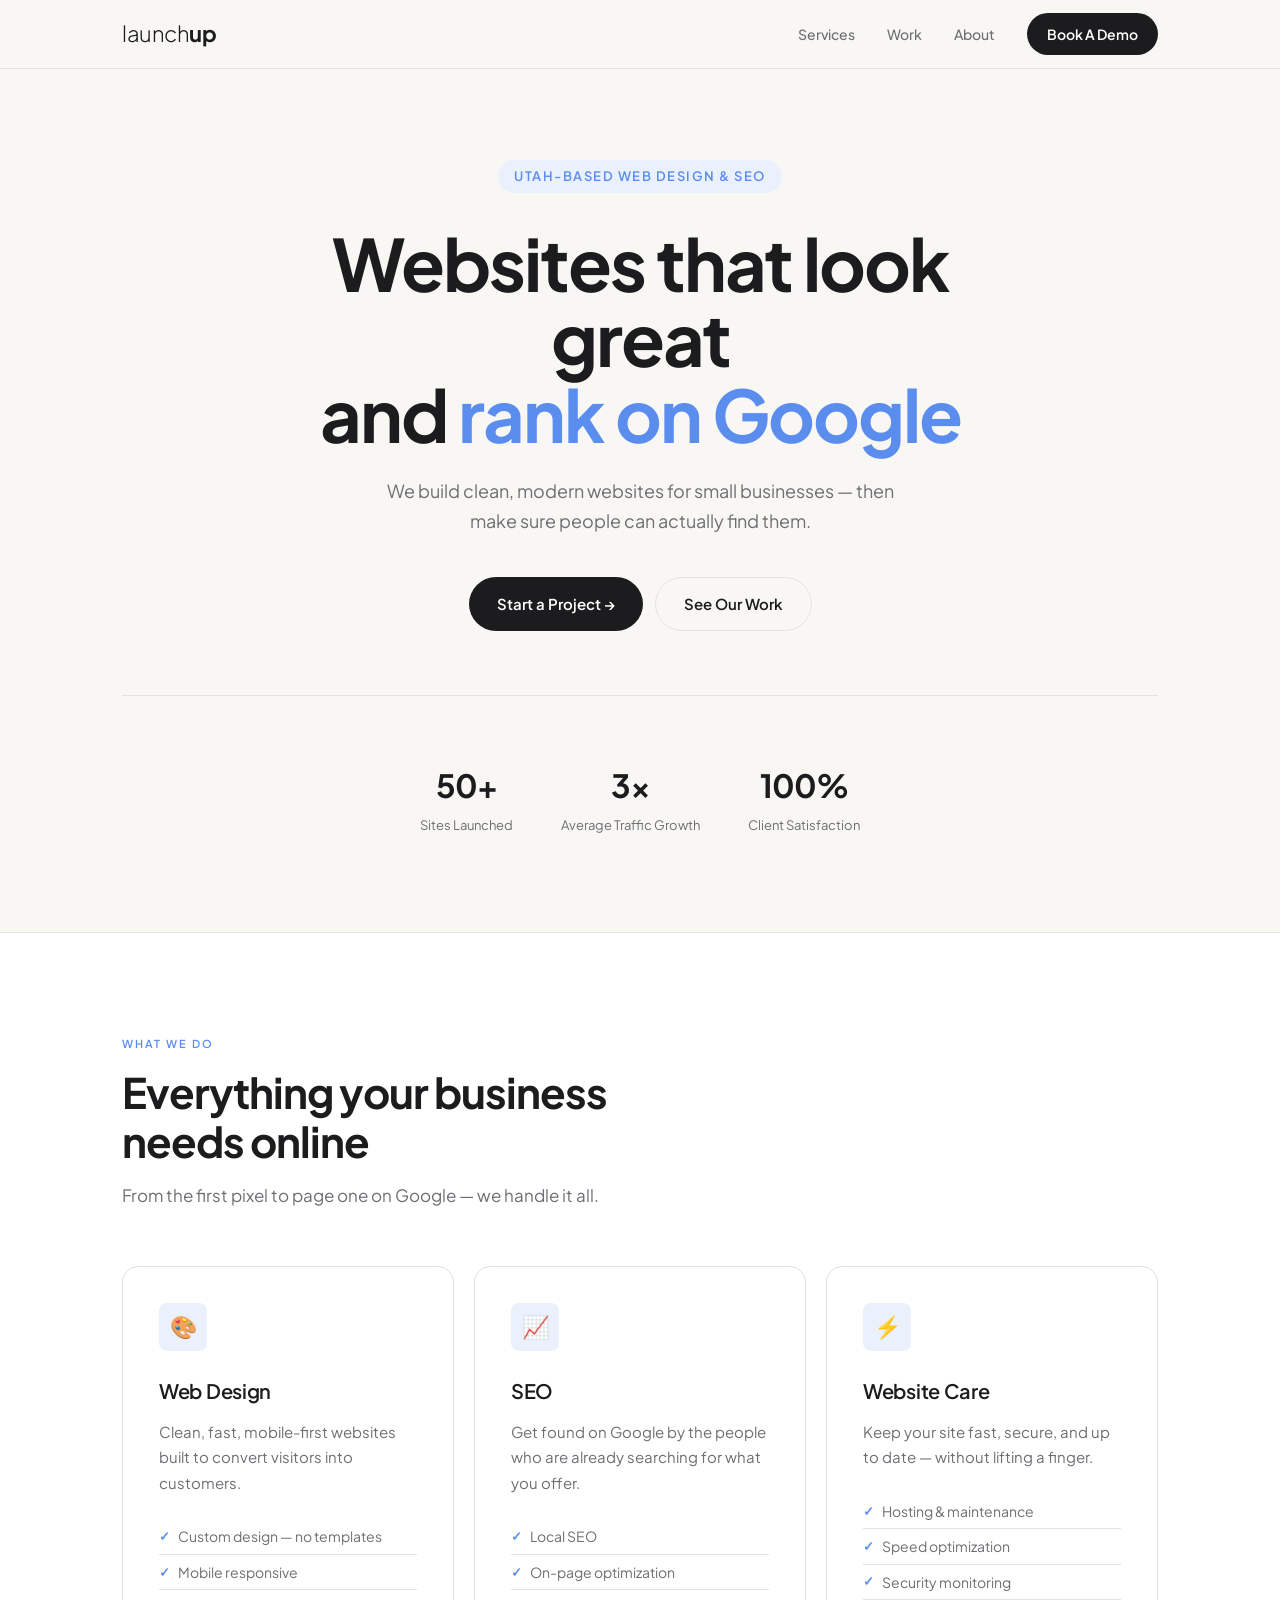
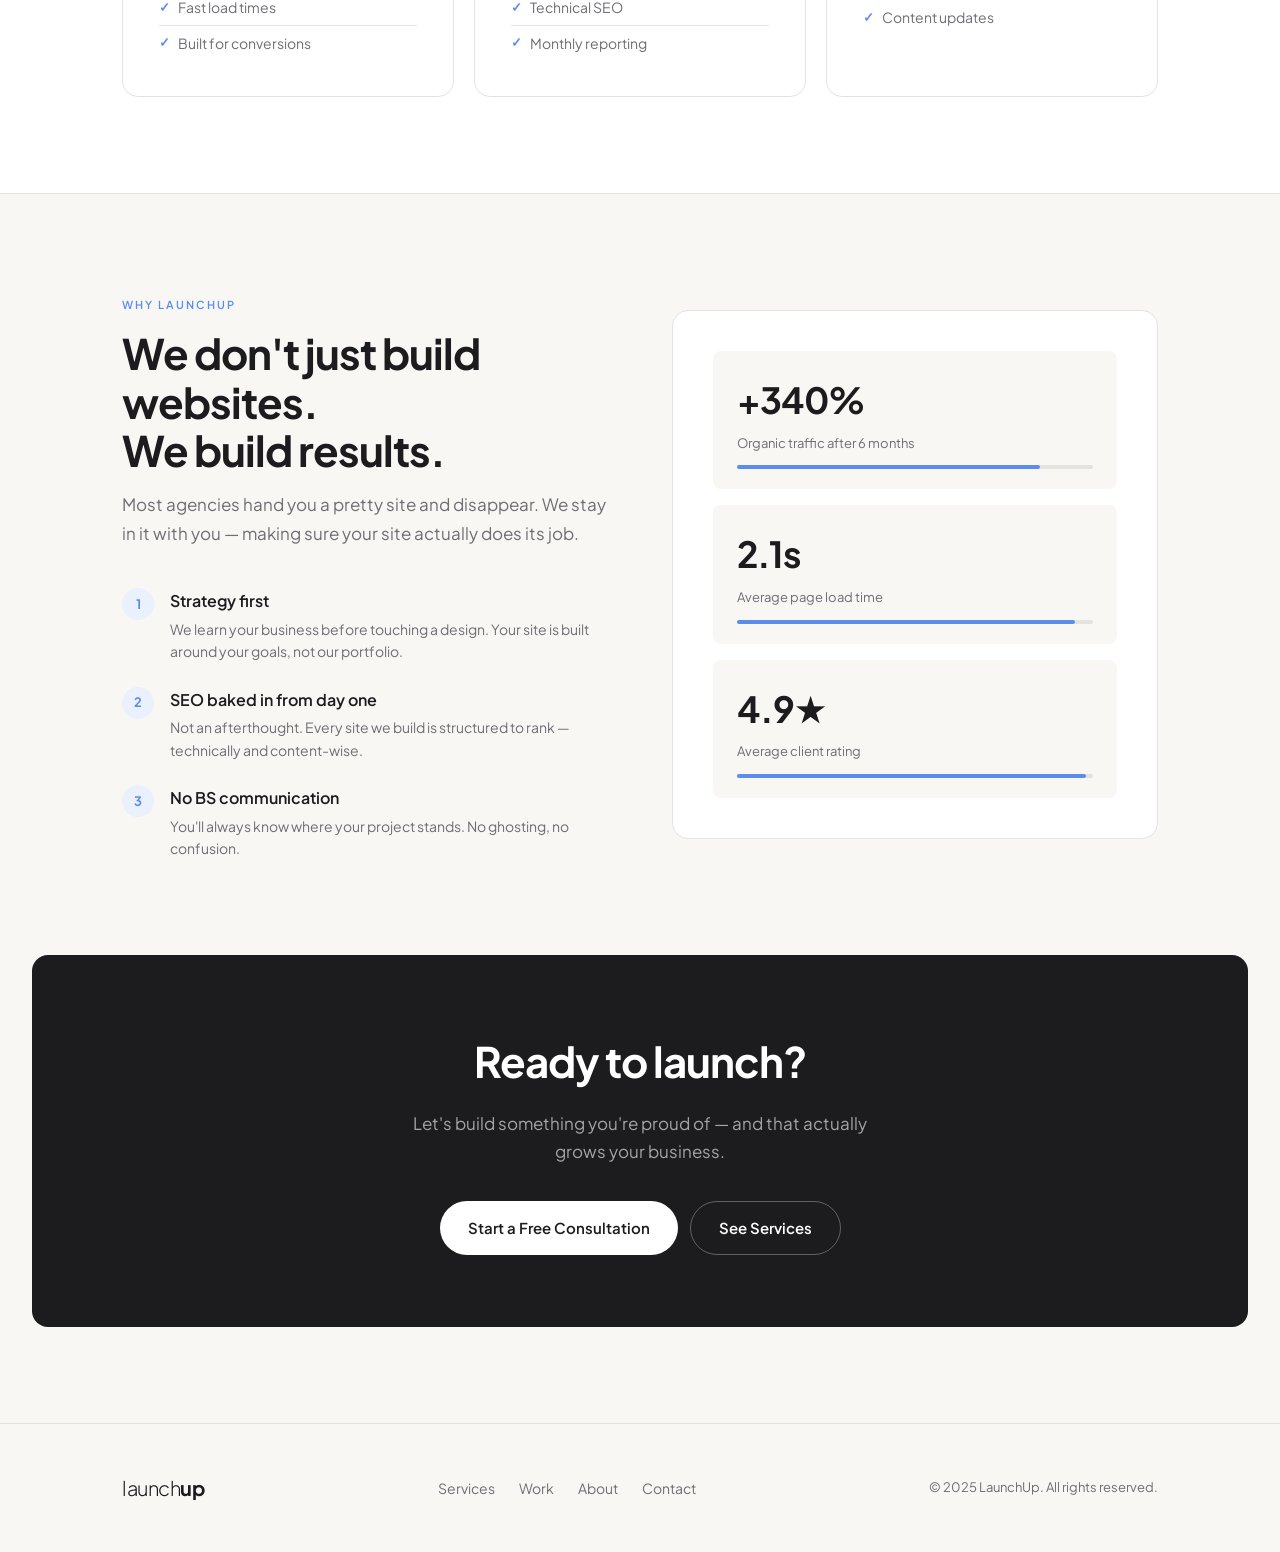
<file: index.html>
<!DOCTYPE html>
<html lang="en">
<head>
  <meta charset="UTF-8"/>
  <meta name="viewport" content="width=device-width, initial-scale=1.0"/>
  <meta name="theme-color" content="#F8F7F4"/>  <title>LaunchUp — Web Design & SEO Agency</title>
  <meta name="description" content="LaunchUp is a Utah-based web design and SEO agency. We build clean, modern websites that rank on Google and convert visitors into customers."/>  <link rel="icon" type="image/x-icon" href="favicon.ico"/>
  <link rel="icon" type="image/png" sizes="512x512" href="favicon-512.png"/>
  <link rel="icon" type="image/png" sizes="192x192" href="favicon-192.png"/>
  <link rel="apple-touch-icon" href="apple-touch-icon.png"/>
  <link href="https://fonts.googleapis.com/css2?family=Plus+Jakarta+Sans:wght@300;400;500;600;700&display=swap" rel="stylesheet"/>
  <link rel="stylesheet" href="css/styles.css"/>
</head>
<body>

  <!-- Nav -->
  <nav>
    <div class="nav-inner">
      <a href="index.html" class="nav-logo">launch<span>up</span></a>
      <div class="nav-links">
        <a href="services.html">Services</a>
        <a href="work.html">Work</a>
        <a href="about.html">About</a>
        <a href="https://calendar.app.google/5xGWhsXPHwpKxLdu9" target="_blank" rel="noopener" class="nav-cta">Book A Demo</a>
      </div>
      <div class="nav-mobile-toggle">
        <span></span><span></span><span></span>
      </div>
    </div>
  </nav>

  <!-- Hero -->
  <section class="hero">
    <div class="container">
      <div class="hero-label">Utah-Based Web Design & SEO</div>
      <h1>Websites that look great<br/>and <em>rank on Google</em></h1>
      <p>We build clean, modern websites for small businesses — then make sure people can actually find them.</p>
      <div class="hero-actions">
        <a href="contact.html" class="btn btn-primary">Start a Project →</a>
        <a href="work.html" class="btn btn-outline">See Our Work</a>
      </div>
      <div class="hero-proof">
        <div class="proof-item">
          <div class="proof-number">50+</div>
          <div class="proof-label">Sites Launched</div>
        </div>
        <div class="proof-item">
          <div class="proof-number">3×</div>
          <div class="proof-label">Average Traffic Growth</div>
        </div>
        <div class="proof-item">
          <div class="proof-number">100%</div>
          <div class="proof-label">Client Satisfaction</div>
        </div>
      </div>
    </div>
  </section>

  <!-- Services -->
  <section style="background: var(--white); border-top: 1px solid var(--border); border-bottom: 1px solid var(--border);">
    <div class="container">
      <div class="section-tag">What We Do</div>
      <h2 class="section-title">Everything your business<br/>needs online</h2>
      <p class="section-desc">From the first pixel to page one on Google — we handle it all.</p>
      <div class="services-grid">
        <div class="service-card">
          <div class="service-icon">🎨</div>
          <h3>Web Design</h3>
          <p>Clean, fast, mobile-first websites built to convert visitors into customers.</p>
          <ul class="service-features">
            <li>Custom design — no templates</li>
            <li>Mobile responsive</li>
            <li>Fast load times</li>
            <li>Built for conversions</li>
          </ul>
        </div>
        <div class="service-card">
          <div class="service-icon">📈</div>
          <h3>SEO</h3>
          <p>Get found on Google by the people who are already searching for what you offer.</p>
          <ul class="service-features">
            <li>Local SEO</li>
            <li>On-page optimization</li>
            <li>Technical SEO</li>
            <li>Monthly reporting</li>
          </ul>
        </div>
        <div class="service-card">
          <div class="service-icon">⚡</div>
          <h3>Website Care</h3>
          <p>Keep your site fast, secure, and up to date — without lifting a finger.</p>
          <ul class="service-features">
            <li>Hosting & maintenance</li>
            <li>Speed optimization</li>
            <li>Security monitoring</li>
            <li>Content updates</li>
          </ul>
        </div>
      </div>
    </div>
  </section>

  <!-- Why Us -->
  <section>
    <div class="container">
      <div class="why-grid">
        <div>
          <div class="section-tag">Why LaunchUp</div>
          <h2 class="section-title">We don't just build websites.<br/>We build results.</h2>
          <p class="section-desc">Most agencies hand you a pretty site and disappear. We stay in it with you — making sure your site actually does its job.</p>
          <div class="why-list">
            <div class="why-item">
              <div class="why-number">1</div>
              <div>
                <h4>Strategy first</h4>
                <p>We learn your business before touching a design. Your site is built around your goals, not our portfolio.</p>
              </div>
            </div>
            <div class="why-item">
              <div class="why-number">2</div>
              <div>
                <h4>SEO baked in from day one</h4>
                <p>Not an afterthought. Every site we build is structured to rank — technically and content-wise.</p>
              </div>
            </div>
            <div class="why-item">
              <div class="why-number">3</div>
              <div>
                <h4>No BS communication</h4>
                <p>You'll always know where your project stands. No ghosting, no confusion.</p>
              </div>
            </div>
          </div>
        </div>
        <div class="why-visual">
          <div class="why-stat">
            <div class="why-stat-number">+340%</div>
            <div class="why-stat-label">Organic traffic after 6 months</div>
            <div class="why-stat-bar"><div class="why-stat-fill" style="width: 85%;"></div></div>
          </div>
          <div class="why-stat">
            <div class="why-stat-number">2.1s</div>
            <div class="why-stat-label">Average page load time</div>
            <div class="why-stat-bar"><div class="why-stat-fill" style="width: 95%;"></div></div>
          </div>
          <div class="why-stat">
            <div class="why-stat-number">4.9★</div>
            <div class="why-stat-label">Average client rating</div>
            <div class="why-stat-bar"><div class="why-stat-fill" style="width: 98%;"></div></div>
          </div>
        </div>
      </div>
    </div>
  </section>

  <!-- CTA -->
  <section style="padding: 0 0 96px;">
    <div class="cta-banner">
      <h2>Ready to launch?</h2>
      <p>Let's build something you're proud of — and that actually grows your business.</p>
      <div class="cta-actions">
        <a href="contact.html" class="btn btn-white">Start a Free Consultation</a>
        <a href="services.html" class="btn btn-ghost">See Services</a>
      </div>
    </div>
  </section>

  <!-- Footer -->
  <footer>
    <div class="footer-inner">
      <div class="footer-logo">launch<span>up</span></div>
      <div class="footer-links">
        <a href="services.html">Services</a>
        <a href="work.html">Work</a>
        <a href="about.html">About</a>
        <a href="contact.html">Contact</a>
      </div>
      <div class="footer-copy">© 2025 LaunchUp. All rights reserved.</div>
    </div>
  </footer>

  <script src="js/main.js"></script>
</body>
</html>
</file>
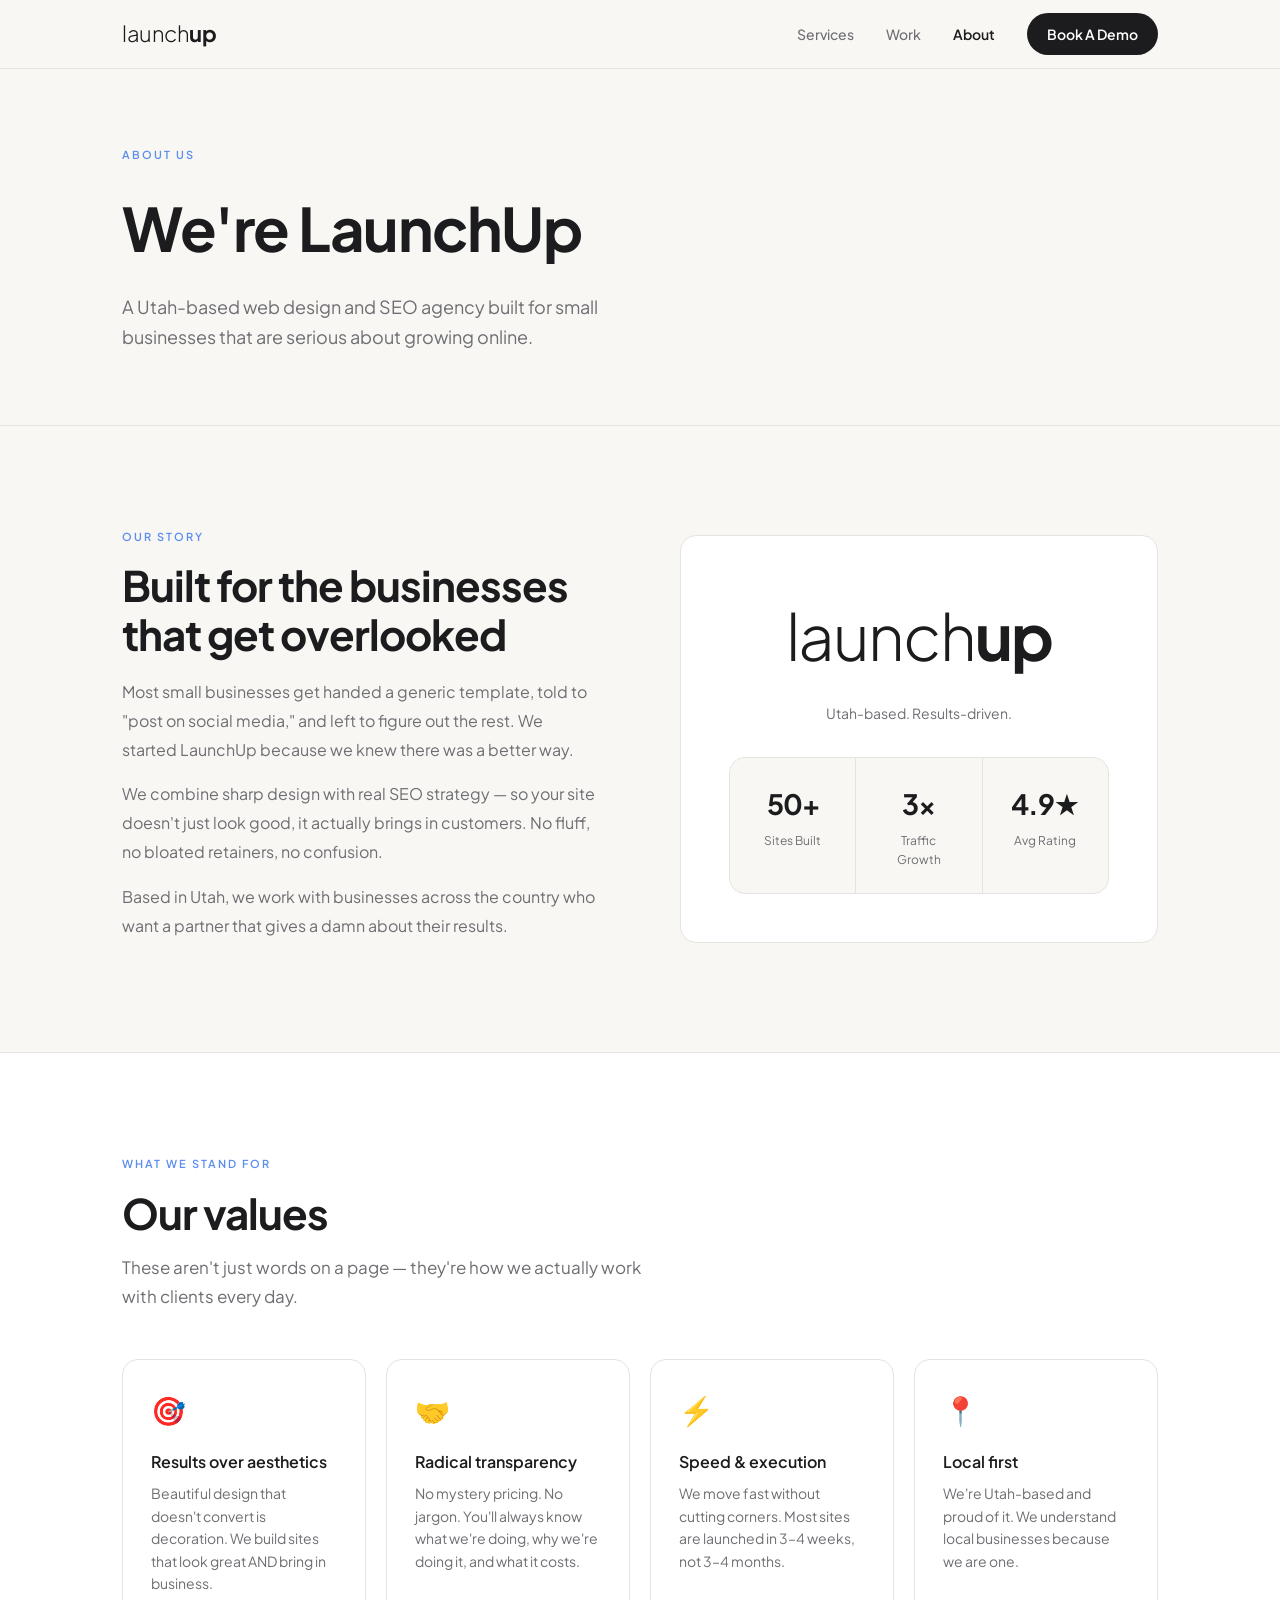
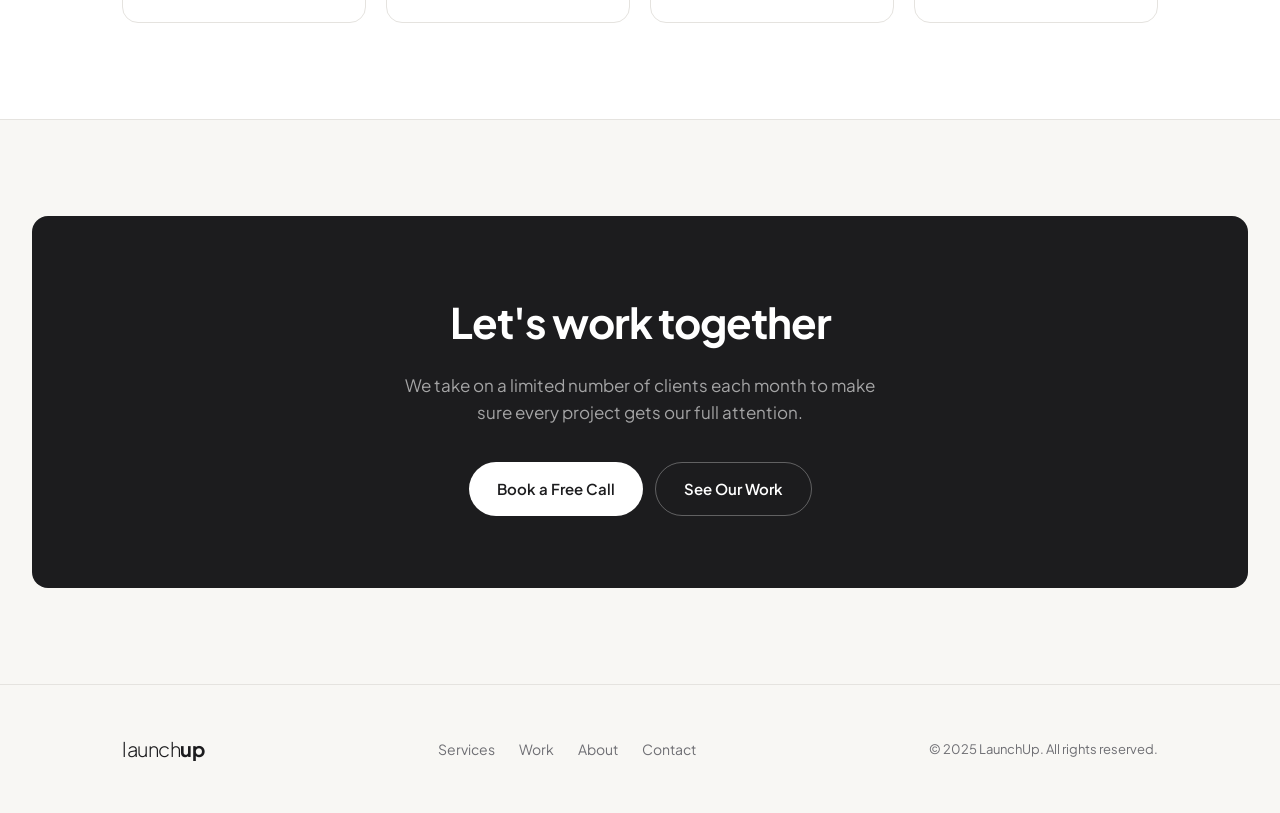
<file: about.html>
<!DOCTYPE html>
<html lang="en">
<head>
  <meta charset="UTF-8"/>
  <meta name="viewport" content="width=device-width, initial-scale=1.0"/>
  <title>About — LaunchUp</title>
  <meta name="description" content="LaunchUp is a Utah-based web design and SEO agency built to help small businesses grow online. Learn about our story and values."/>  <link rel="icon" type="image/x-icon" href="favicon.ico"/>
  <link rel="icon" type="image/png" sizes="512x512" href="favicon-512.png"/>
  <link rel="icon" type="image/png" sizes="192x192" href="favicon-192.png"/>
  <link rel="apple-touch-icon" href="apple-touch-icon.png"/>
  <link href="https://fonts.googleapis.com/css2?family=Plus+Jakarta+Sans:wght@300;400;500;600;700&display=swap" rel="stylesheet"/>
  <link rel="stylesheet" href="css/styles.css"/>
  <style>
    .about-intro {
      display: grid;
      grid-template-columns: 1fr 1fr;
      gap: 80px;
      align-items: center;
    }
    .about-intro-text h2 { font-size: clamp(28px, 4vw, 42px); font-weight: 700; letter-spacing: -1px; margin-bottom: 20px; line-height: 1.15; }
    .about-intro-text p { font-size: 16px; color: var(--mist); line-height: 1.8; margin-bottom: 16px; }
    .about-visual {
      background: var(--white);
      border: 1px solid var(--border);
      border-radius: var(--radius);
      padding: 48px;
      text-align: center;
    }
    .about-visual-logo { font-size: 64px; font-weight: 300; letter-spacing: -2px; margin-bottom: 16px; }
    .about-visual-logo span { font-weight: 700; }
    .about-visual p { font-size: 14px; color: var(--mist); }
    .about-stats { display: grid; grid-template-columns: repeat(3, 1fr); gap: 1px; background: var(--border); border: 1px solid var(--border); border-radius: var(--radius); overflow: hidden; margin-top: 32px; }
    .about-stat { background: var(--canvas); padding: 24px; text-align: center; }
    .about-stat-num { font-size: 28px; font-weight: 700; letter-spacing: -1px; }
    .about-stat-label { font-size: 12px; color: var(--mist); margin-top: 4px; }
    @media (max-width: 768px) {
      .about-intro { grid-template-columns: 1fr; gap: 40px; }
      .about-stats { grid-template-columns: repeat(3, 1fr); }
    }
  </style>
</head>
<body>

  <nav>
    <div class="nav-inner">
      <a href="index.html" class="nav-logo">launch<span>up</span></a>
      <div class="nav-links">
        <a href="services.html">Services</a>
        <a href="work.html">Work</a>
        <a href="about.html">About</a>
        <a href="https://calendar.app.google/5xGWhsXPHwpKxLdu9" target="_blank" rel="noopener" class="nav-cta">Book A Demo</a>
      </div>
      <div class="nav-mobile-toggle"><span></span><span></span><span></span></div>
    </div>
  </nav>

  <!-- Page Hero -->
  <section class="page-hero">
    <div class="container">
      <div class="section-tag">About Us</div>
      <h1>We're LaunchUp</h1>
      <p>A Utah-based web design and SEO agency built for small businesses that are serious about growing online.</p>
    </div>
  </section>

  <!-- Story -->
  <section>
    <div class="container">
      <div class="about-intro">
        <div class="about-intro-text">
          <div class="section-tag">Our Story</div>
          <h2>Built for the businesses that get overlooked</h2>
          <p>Most small businesses get handed a generic template, told to "post on social media," and left to figure out the rest. We started LaunchUp because we knew there was a better way.</p>
          <p>We combine sharp design with real SEO strategy — so your site doesn't just look good, it actually brings in customers. No fluff, no bloated retainers, no confusion.</p>
          <p>Based in Utah, we work with businesses across the country who want a partner that gives a damn about their results.</p>
        </div>
        <div class="about-visual">
          <div class="about-visual-logo">launch<span>up</span></div>
          <p>Utah-based. Results-driven.</p>
          <div class="about-stats">
            <div class="about-stat">
              <div class="about-stat-num">50+</div>
              <div class="about-stat-label">Sites Built</div>
            </div>
            <div class="about-stat">
              <div class="about-stat-num">3×</div>
              <div class="about-stat-label">Traffic Growth</div>
            </div>
            <div class="about-stat">
              <div class="about-stat-num">4.9★</div>
              <div class="about-stat-label">Avg Rating</div>
            </div>
          </div>
        </div>
      </div>
    </div>
  </section>

  <!-- Values -->
  <section style="background: var(--white); border-top: 1px solid var(--border); border-bottom: 1px solid var(--border);">
    <div class="container">
      <div class="section-tag">What We Stand For</div>
      <h2 class="section-title">Our values</h2>
      <p class="section-desc">These aren't just words on a page — they're how we actually work with clients every day.</p>
      <div class="values-grid">
        <div class="value-card">
          <div class="value-icon">🎯</div>
          <h4>Results over aesthetics</h4>
          <p>Beautiful design that doesn't convert is decoration. We build sites that look great AND bring in business.</p>
        </div>
        <div class="value-card">
          <div class="value-icon">🤝</div>
          <h4>Radical transparency</h4>
          <p>No mystery pricing. No jargon. You'll always know what we're doing, why we're doing it, and what it costs.</p>
        </div>
        <div class="value-card">
          <div class="value-icon">⚡</div>
          <h4>Speed & execution</h4>
          <p>We move fast without cutting corners. Most sites are launched in 3–4 weeks, not 3–4 months.</p>
        </div>
        <div class="value-card">
          <div class="value-icon">📍</div>
          <h4>Local first</h4>
          <p>We're Utah-based and proud of it. We understand local businesses because we are one.</p>
        </div>
      </div>
    </div>
  </section>

  <!-- CTA -->
  <section style="padding: 96px 0;">
    <div class="cta-banner">
      <h2>Let's work together</h2>
      <p>We take on a limited number of clients each month to make sure every project gets our full attention.</p>
      <div class="cta-actions">
        <a href="contact.html" class="btn btn-white">Book a Free Call</a>
        <a href="work.html" class="btn btn-ghost">See Our Work</a>
      </div>
    </div>
  </section>

  <footer>
    <div class="footer-inner">
      <div class="footer-logo">launch<span>up</span></div>
      <div class="footer-links">
        <a href="services.html">Services</a>
        <a href="work.html">Work</a>
        <a href="about.html">About</a>
        <a href="contact.html">Contact</a>
      </div>
      <div class="footer-copy">© 2025 LaunchUp. All rights reserved.</div>
    </div>
  </footer>

  <script src="js/main.js"></script>
</body>
</html>
</file>
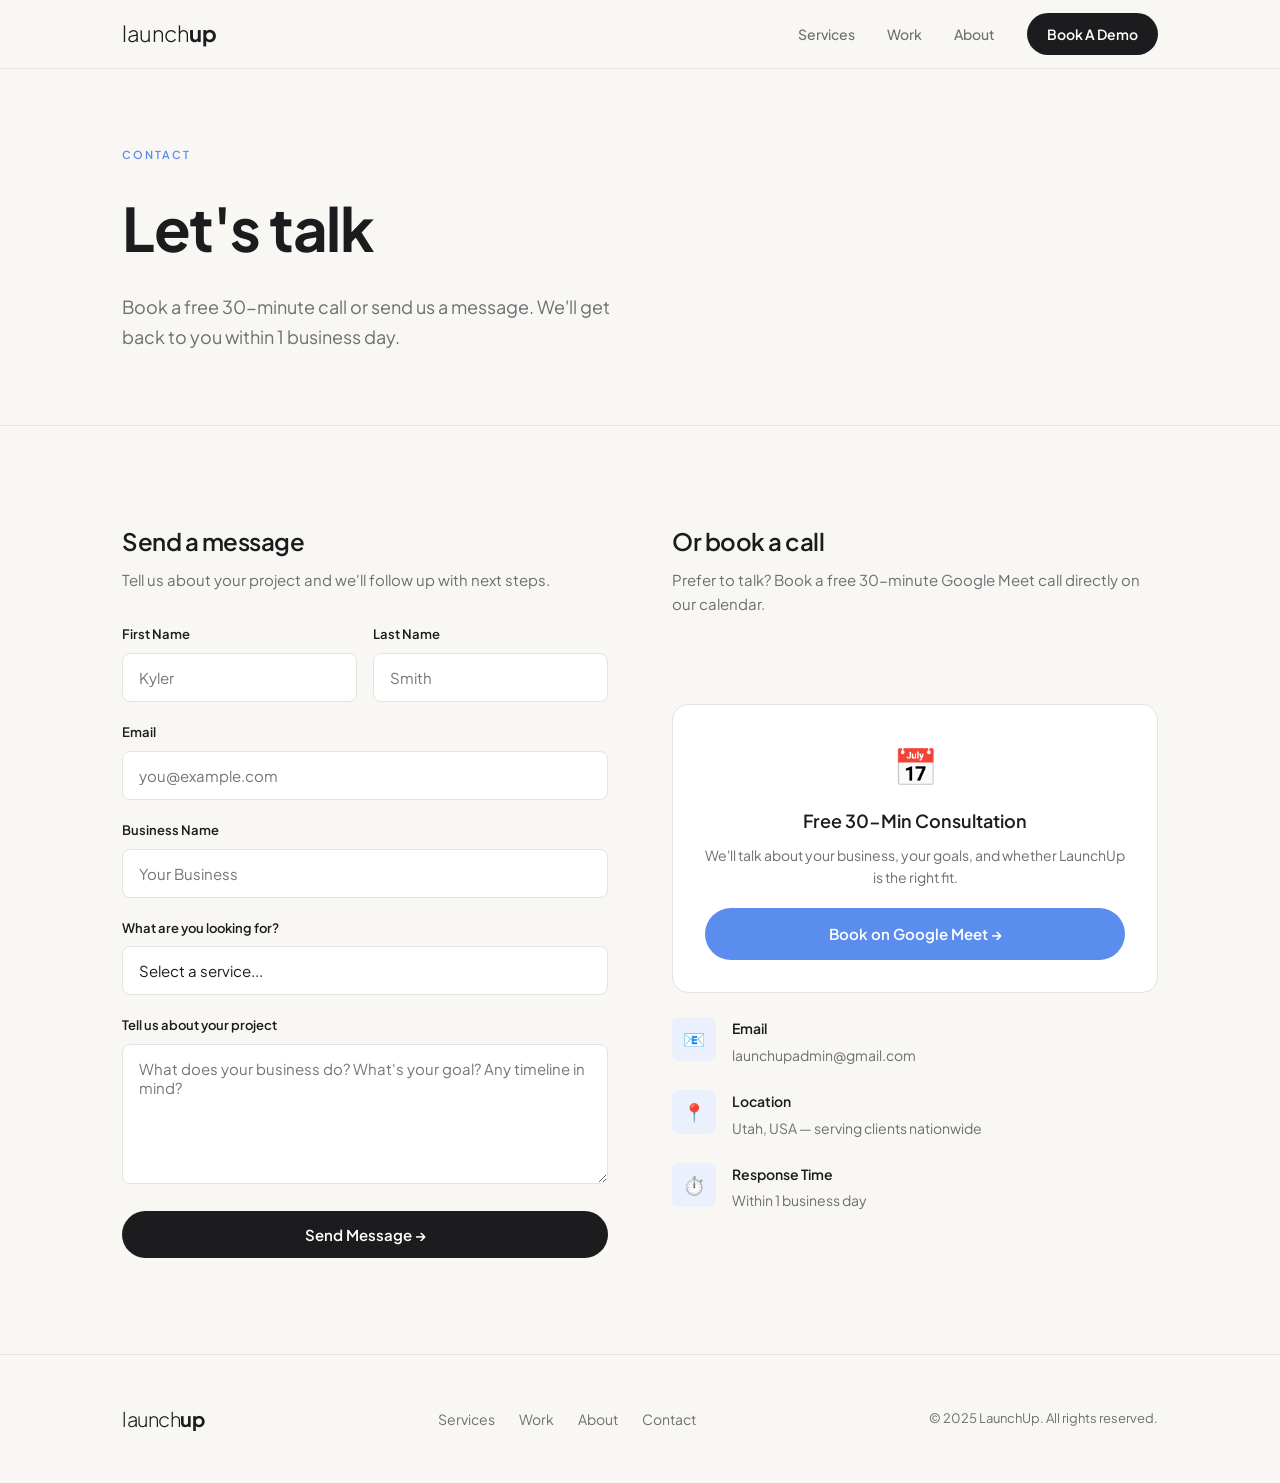
<file: contact.html>
<!DOCTYPE html>
<html lang="en">
<head>
  <meta charset="UTF-8"/>
  <meta name="viewport" content="width=device-width, initial-scale=1.0"/>
  <title>Contact — LaunchUp</title>
  <meta name="description" content="Get in touch with LaunchUp. Book a free consultation or send us a message about your web design or SEO project."/>  <link rel="icon" type="image/x-icon" href="favicon.ico"/>
  <link rel="icon" type="image/png" sizes="512x512" href="favicon-512.png"/>
  <link rel="icon" type="image/png" sizes="192x192" href="favicon-192.png"/>
  <link rel="apple-touch-icon" href="apple-touch-icon.png"/>
  <link href="https://fonts.googleapis.com/css2?family=Plus+Jakarta+Sans:wght@300;400;500;600;700&display=swap" rel="stylesheet"/>
  <link rel="stylesheet" href="css/styles.css"/>
</head>
<body>

  <nav>
    <div class="nav-inner">
      <a href="index.html" class="nav-logo">launch<span>up</span></a>
      <div class="nav-links">
        <a href="services.html">Services</a>
        <a href="work.html">Work</a>
        <a href="about.html">About</a>
        <a href="https://calendar.app.google/5xGWhsXPHwpKxLdu9" target="_blank" rel="noopener" class="nav-cta">Book A Demo</a>
      </div>
      <div class="nav-mobile-toggle"><span></span><span></span><span></span></div>
    </div>
  </nav>

  <!-- Page Hero -->
  <section class="page-hero">
    <div class="container">
      <div class="section-tag">Contact</div>
      <h1>Let's talk</h1>
      <p>Book a free 30-minute call or send us a message. We'll get back to you within 1 business day.</p>
    </div>
  </section>

  <!-- Contact Section -->
  <section>
    <div class="container">
      <div class="contact-grid">

        <!-- Form -->
        <div>
          <h2 style="font-size:24px; font-weight:600; letter-spacing:-0.5px; margin-bottom:8px;">Send a message</h2>
          <p style="font-size:15px; color:var(--mist); margin-bottom:32px;">Tell us about your project and we'll follow up with next steps.</p>
          <form id="contact-form">
            <div style="display:grid; grid-template-columns:1fr 1fr; gap:16px;">
              <div class="form-group">
                <label for="first-name">First Name</label>
                <input type="text" id="first-name" placeholder="Kyler" required/>
              </div>
              <div class="form-group">
                <label for="last-name">Last Name</label>
                <input type="text" id="last-name" placeholder="Smith" required/>
              </div>
            </div>
            <div class="form-group">
              <label for="email">Email</label>
              <input type="email" id="email" placeholder="you@example.com" required/>
            </div>
            <div class="form-group">
              <label for="business">Business Name</label>
              <input type="text" id="business" placeholder="Your Business"/>
            </div>
            <div class="form-group">
              <label for="service">What are you looking for?</label>
              <select id="service">
                <option value="">Select a service...</option>
                <option>Web Design</option>
                <option>SEO</option>
                <option>Web Design + SEO</option>
                <option>Website Care Plan</option>
                <option>Not sure yet</option>
              </select>
            </div>
            <div class="form-group">
              <label for="message">Tell us about your project</label>
              <textarea id="message" placeholder="What does your business do? What's your goal? Any timeline in mind?"></textarea>
            </div>
            <button type="submit" class="btn btn-primary" style="width:100%; justify-content:center;">Send Message →</button>
          </form>
        </div>

        <!-- Info + Meet -->
        <div class="contact-info">
          <div>
            <h2 style="font-size:24px; font-weight:600; letter-spacing:-0.5px; margin-bottom:8px;">Or book a call</h2>
            <p style="font-size:15px; color:var(--mist); margin-bottom:32px;">Prefer to talk? Book a free 30-minute Google Meet call directly on our calendar.</p>
          </div>

          <!-- Google Meet Booking -->
          <div class="meet-embed">
            <div style="font-size:36px; margin-bottom:12px;">📅</div>
            <h3>Free 30-Min Consultation</h3>
            <p>We'll talk about your business, your goals, and whether LaunchUp is the right fit.</p>
            <!-- Replace YOUR_GOOGLE_MEET_LINK with your actual Google Meet scheduling link -->
            <a href="https://calendar.app.google/5xGWhsXPHwpKxLdu9" target="_blank" rel="noopener" class="btn btn-sky" style="width:100%; justify-content:center;">
              Book on Google Meet →
            </a>
          </div>

          <!-- Contact Details -->
          <div class="contact-info-item">
            <div class="contact-info-icon">📧</div>
            <div>
              <h4>Email</h4>
              <p>launchupadmin@gmail.com</p>
            </div>
          </div>
          <div class="contact-info-item">
            <div class="contact-info-icon">📍</div>
            <div>
              <h4>Location</h4>
              <p>Utah, USA — serving clients nationwide</p>
            </div>
          </div>
          <div class="contact-info-item">
            <div class="contact-info-icon">⏱️</div>
            <div>
              <h4>Response Time</h4>
              <p>Within 1 business day</p>
            </div>
          </div>
        </div>

      </div>
    </div>
  </section>

  <footer>
    <div class="footer-inner">
      <div class="footer-logo">launch<span>up</span></div>
      <div class="footer-links">
        <a href="services.html">Services</a>
        <a href="work.html">Work</a>
        <a href="about.html">About</a>
        <a href="contact.html">Contact</a>
      </div>
      <div class="footer-copy">© 2025 LaunchUp. All rights reserved.</div>
    </div>
  </footer>

  <script src="js/main.js"></script>
</body>
</html>
</file>
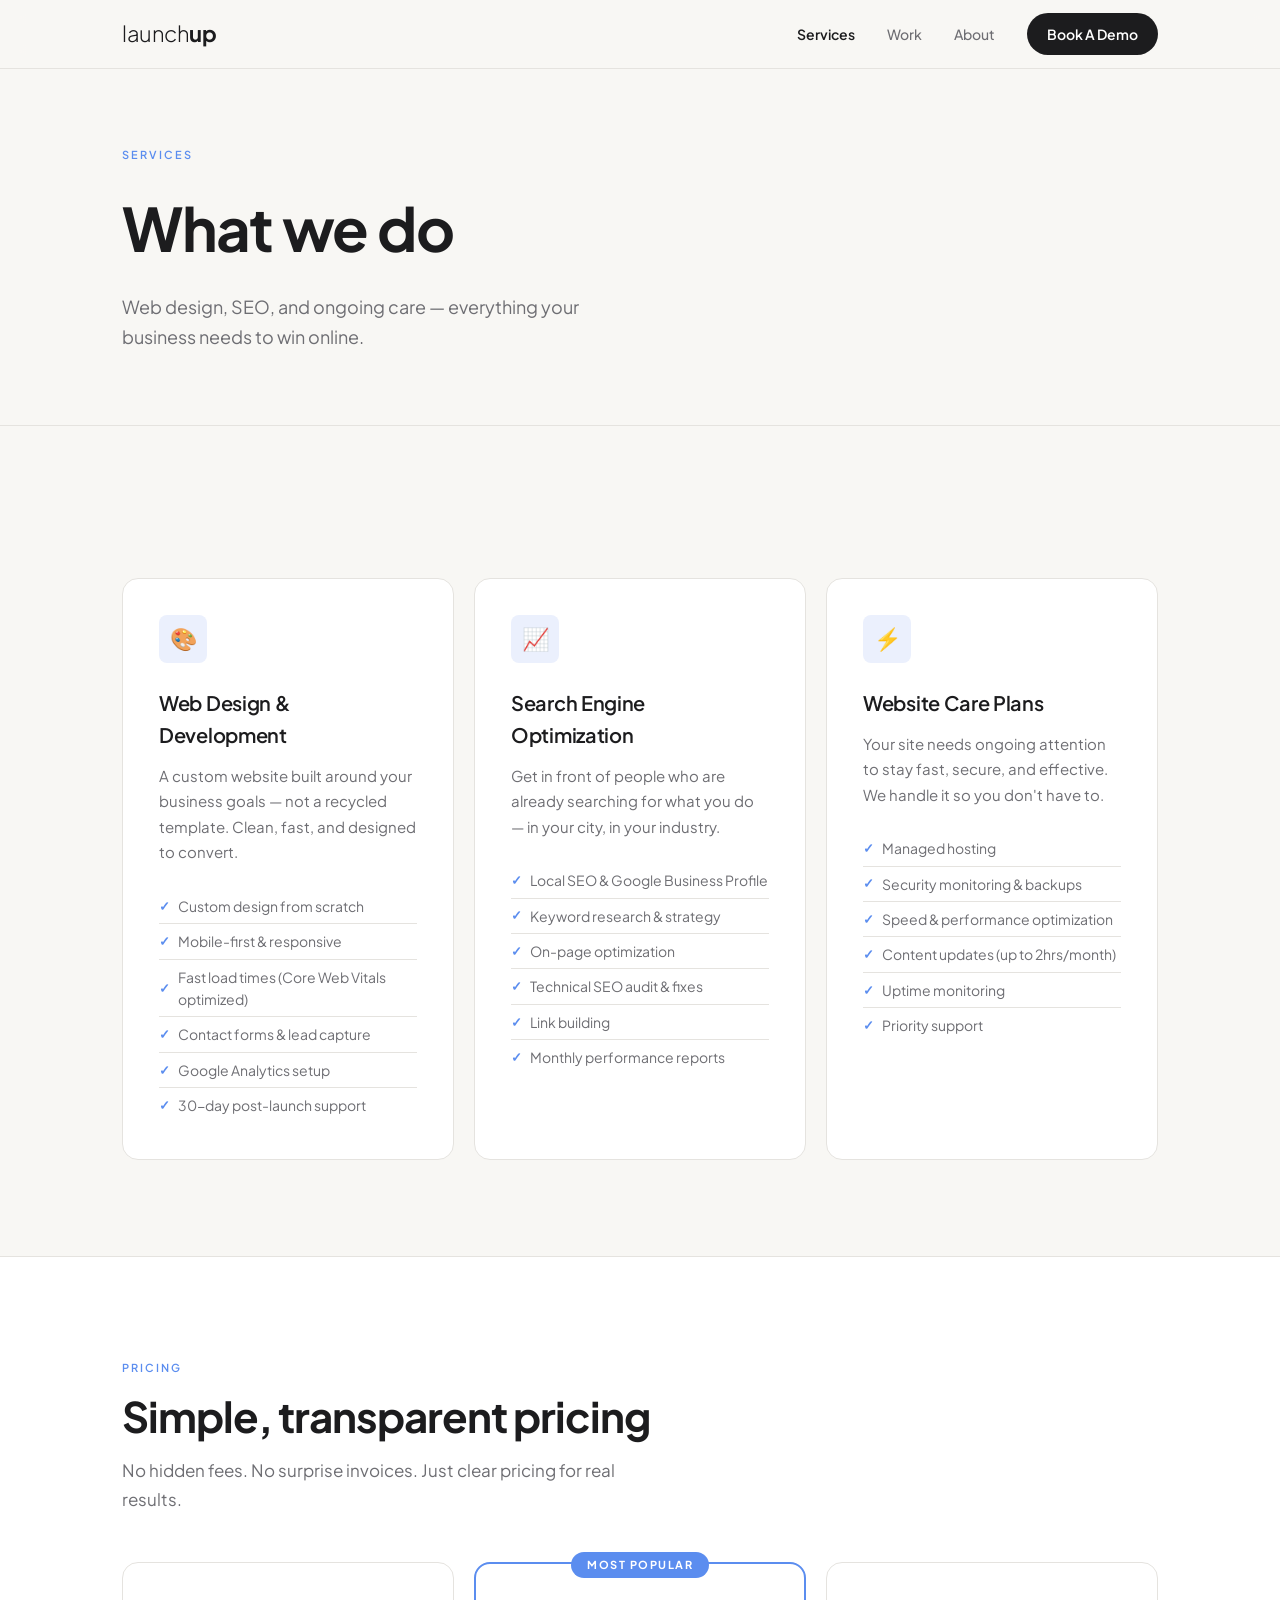
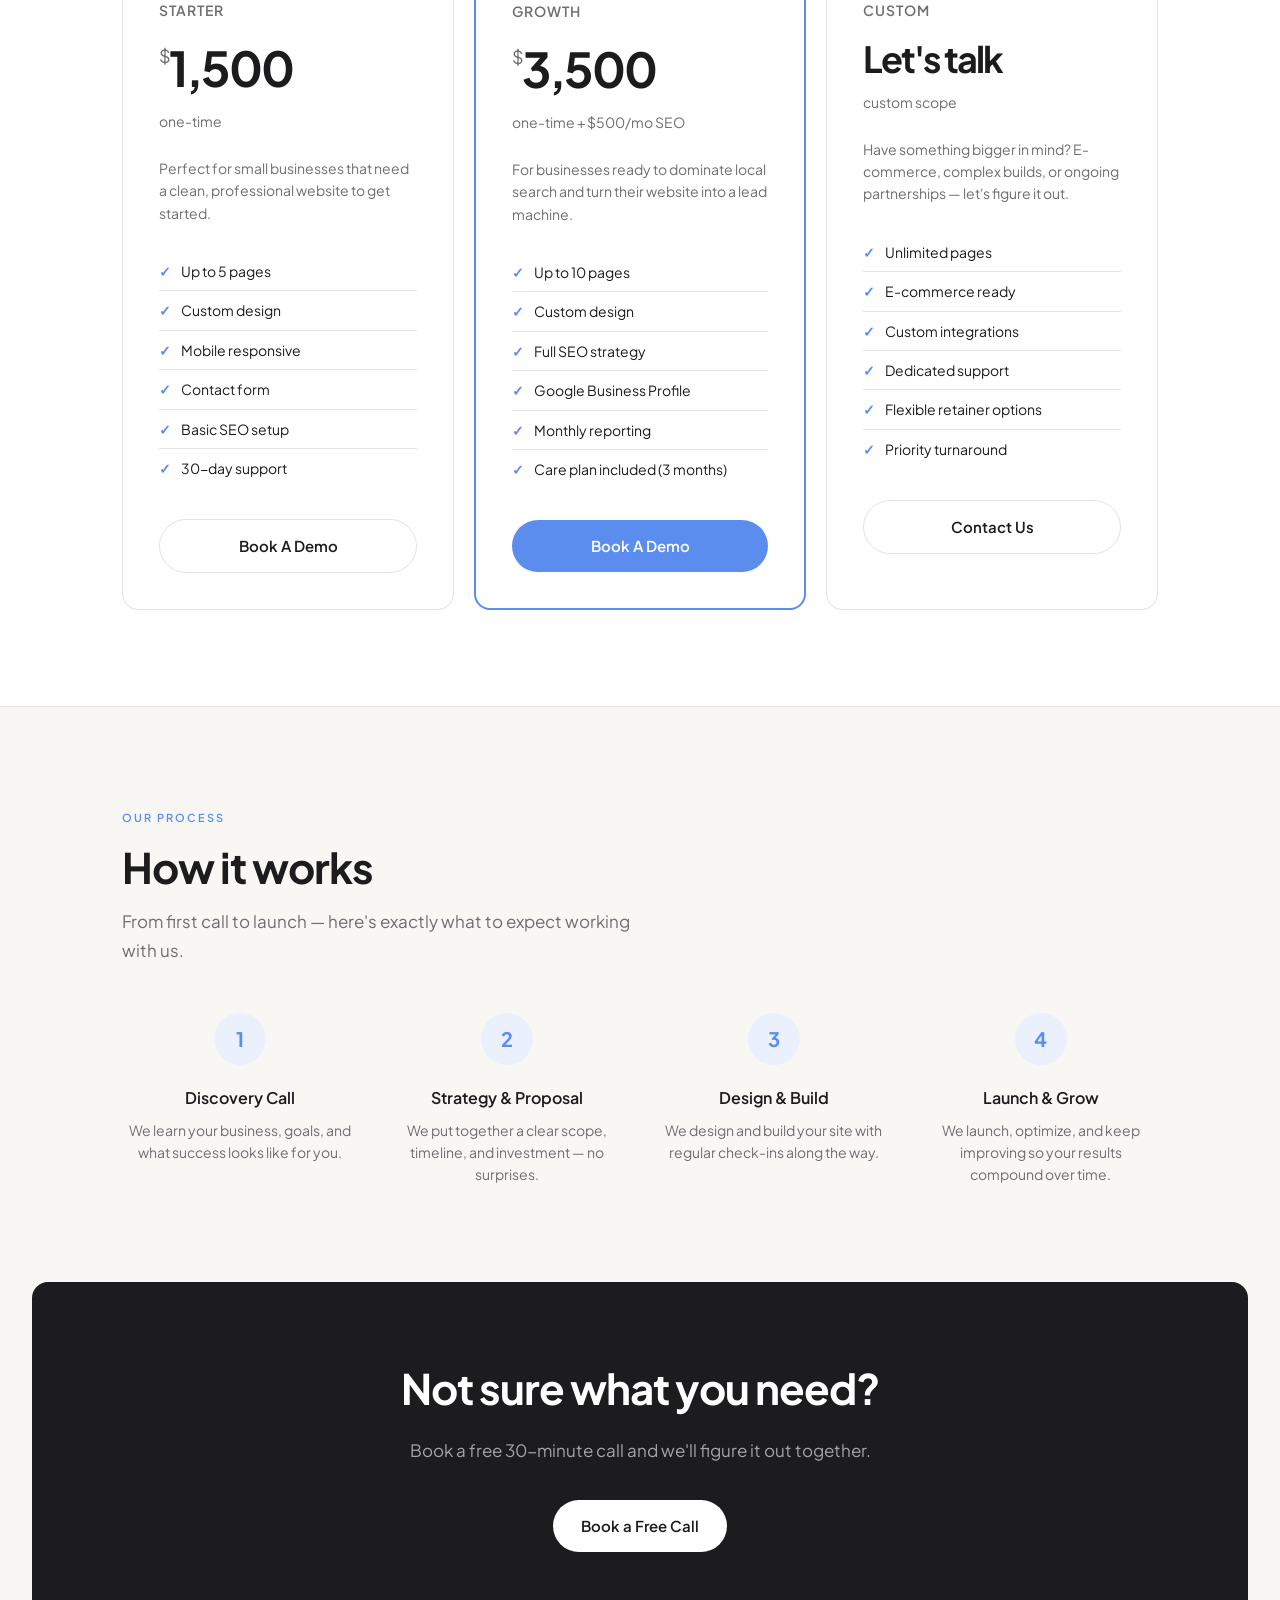
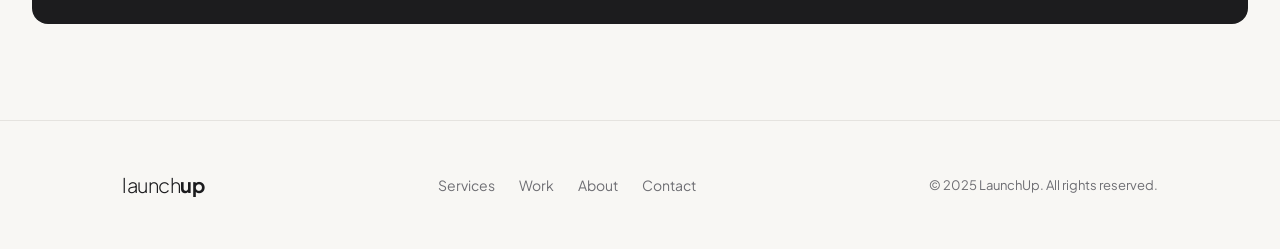
<file: services.html>
<!DOCTYPE html>
<html lang="en">
<head>
  <meta charset="UTF-8"/>
  <meta name="viewport" content="width=device-width, initial-scale=1.0"/>
  <title>Services — LaunchUp</title>
  <meta name="description" content="Web design, SEO, and website care plans for small businesses. See what LaunchUp offers and find the right package for your business."/>  <link rel="icon" type="image/x-icon" href="favicon.ico"/>
  <link rel="icon" type="image/png" sizes="512x512" href="favicon-512.png"/>
  <link rel="icon" type="image/png" sizes="192x192" href="favicon-192.png"/>
  <link rel="apple-touch-icon" href="apple-touch-icon.png"/>
  <link href="https://fonts.googleapis.com/css2?family=Plus+Jakarta+Sans:wght@300;400;500;600;700&display=swap" rel="stylesheet"/>
  <link rel="stylesheet" href="css/styles.css"/>
  <style>
    .pricing-grid {
      display: grid;
      grid-template-columns: repeat(auto-fit, minmax(280px, 1fr));
      gap: 20px;
      margin-top: 48px;
    }
    .pricing-card {
      background: var(--white);
      border: 1px solid var(--border);
      border-radius: var(--radius);
      padding: 36px;
      position: relative;
    }
    .pricing-card.featured {
      border-color: var(--sky);
      border-width: 2px;
    }
    .featured-badge {
      position: absolute;
      top: -12px;
      left: 50%;
      transform: translateX(-50%);
      background: var(--sky);
      color: var(--white);
      font-size: 11px;
      font-weight: 700;
      letter-spacing: 1.5px;
      text-transform: uppercase;
      padding: 4px 16px;
      border-radius: 100px;
      white-space: nowrap;
    }
    .pricing-name { font-size: 14px; font-weight: 600; color: var(--mist); margin-bottom: 8px; text-transform: uppercase; letter-spacing: 1px; }
    .pricing-price { font-size: 48px; font-weight: 700; letter-spacing: -2px; margin-bottom: 4px; }
    .pricing-price span { font-size: 18px; font-weight: 400; color: var(--mist); vertical-align: top; margin-top: 12px; display: inline-block; }
    .pricing-period { font-size: 14px; color: var(--mist); margin-bottom: 24px; }
    .pricing-desc { font-size: 14px; color: var(--mist); margin-bottom: 28px; line-height: 1.6; }
    .pricing-features { list-style: none; margin-bottom: 32px; }
    .pricing-features li {
      font-size: 14px;
      padding: 8px 0;
      border-bottom: 1px solid var(--border);
      display: flex;
      align-items: center;
      gap: 10px;
    }
    .pricing-features li:last-child { border-bottom: none; }
    .pricing-features li::before { content: "✓"; color: var(--sky); font-weight: 700; flex-shrink: 0; }
    .process-steps { display: grid; grid-template-columns: repeat(auto-fit, minmax(200px, 1fr)); gap: 32px; margin-top: 48px; position: relative; }
    .process-step { text-align: center; }
    .step-number {
      width: 52px; height: 52px;
      background: var(--sky-light);
      color: var(--sky);
      border-radius: 50%;
      display: flex; align-items: center; justify-content: center;
      font-size: 20px;
      font-weight: 700;
      margin: 0 auto 20px;
    }
    .process-step h4 { font-size: 16px; font-weight: 600; margin-bottom: 8px; }
    .process-step p { font-size: 14px; color: var(--mist); line-height: 1.6; }
  </style>
</head>
<body>

  <nav>
    <div class="nav-inner">
      <a href="index.html" class="nav-logo">launch<span>up</span></a>
      <div class="nav-links">
        <a href="services.html">Services</a>
        <a href="work.html">Work</a>
        <a href="about.html">About</a>
        <a href="https://calendar.app.google/5xGWhsXPHwpKxLdu9" target="_blank" rel="noopener" class="nav-cta">Book A Demo</a>
      </div>
      <div class="nav-mobile-toggle"><span></span><span></span><span></span></div>
    </div>
  </nav>

  <!-- Page Hero -->
  <section class="page-hero">
    <div class="container">
      <div class="section-tag">Services</div>
      <h1>What we do</h1>
      <p>Web design, SEO, and ongoing care — everything your business needs to win online.</p>
    </div>
  </section>

  <!-- Service Details -->
  <section>
    <div class="container">
      <div class="services-grid">
        <div class="service-card">
          <div class="service-icon">🎨</div>
          <h3>Web Design & Development</h3>
          <p>A custom website built around your business goals — not a recycled template. Clean, fast, and designed to convert.</p>
          <ul class="service-features">
            <li>Custom design from scratch</li>
            <li>Mobile-first & responsive</li>
            <li>Fast load times (Core Web Vitals optimized)</li>
            <li>Contact forms & lead capture</li>
            <li>Google Analytics setup</li>
            <li>30-day post-launch support</li>
          </ul>
        </div>
        <div class="service-card">
          <div class="service-icon">📈</div>
          <h3>Search Engine Optimization</h3>
          <p>Get in front of people who are already searching for what you do — in your city, in your industry.</p>
          <ul class="service-features">
            <li>Local SEO & Google Business Profile</li>
            <li>Keyword research & strategy</li>
            <li>On-page optimization</li>
            <li>Technical SEO audit & fixes</li>
            <li>Link building</li>
            <li>Monthly performance reports</li>
          </ul>
        </div>
        <div class="service-card">
          <div class="service-icon">⚡</div>
          <h3>Website Care Plans</h3>
          <p>Your site needs ongoing attention to stay fast, secure, and effective. We handle it so you don't have to.</p>
          <ul class="service-features">
            <li>Managed hosting</li>
            <li>Security monitoring & backups</li>
            <li>Speed & performance optimization</li>
            <li>Content updates (up to 2hrs/month)</li>
            <li>Uptime monitoring</li>
            <li>Priority support</li>
          </ul>
        </div>
      </div>
    </div>
  </section>

  <!-- Pricing -->
  <section style="background: var(--white); border-top: 1px solid var(--border); border-bottom: 1px solid var(--border);">
    <div class="container">
      <div class="section-tag">Pricing</div>
      <h2 class="section-title">Simple, transparent pricing</h2>
      <p class="section-desc">No hidden fees. No surprise invoices. Just clear pricing for real results.</p>
      <div class="pricing-grid">
        <div class="pricing-card">
          <div class="pricing-name">Starter</div>
          <div class="pricing-price"><span>$</span>1,500</div>
          <div class="pricing-period">one-time</div>
          <div class="pricing-desc">Perfect for small businesses that need a clean, professional website to get started.</div>
          <ul class="pricing-features">
            <li>Up to 5 pages</li>
            <li>Custom design</li>
            <li>Mobile responsive</li>
            <li>Contact form</li>
            <li>Basic SEO setup</li>
            <li>30-day support</li>
          </ul>
          <a href="contact.html" class="btn btn-outline" style="width:100%; justify-content:center;">Book A Demo</a>
        </div>
        <div class="pricing-card featured">
          <div class="featured-badge">Most Popular</div>
          <div class="pricing-name">Growth</div>
          <div class="pricing-price"><span>$</span>3,500</div>
          <div class="pricing-period">one-time + $500/mo SEO</div>
          <div class="pricing-desc">For businesses ready to dominate local search and turn their website into a lead machine.</div>
          <ul class="pricing-features">
            <li>Up to 10 pages</li>
            <li>Custom design</li>
            <li>Full SEO strategy</li>
            <li>Google Business Profile</li>
            <li>Monthly reporting</li>
            <li>Care plan included (3 months)</li>
          </ul>
          <a href="contact.html" class="btn btn-sky" style="width:100%; justify-content:center;">Book A Demo</a>
        </div>
        <div class="pricing-card">
          <div class="pricing-name">Custom</div>
          <div class="pricing-price" style="font-size:36px;">Let's talk</div>
          <div class="pricing-period">custom scope</div>
          <div class="pricing-desc">Have something bigger in mind? E-commerce, complex builds, or ongoing partnerships — let's figure it out.</div>
          <ul class="pricing-features">
            <li>Unlimited pages</li>
            <li>E-commerce ready</li>
            <li>Custom integrations</li>
            <li>Dedicated support</li>
            <li>Flexible retainer options</li>
            <li>Priority turnaround</li>
          </ul>
          <a href="contact.html" class="btn btn-outline" style="width:100%; justify-content:center;">Contact Us</a>
        </div>
      </div>
    </div>
  </section>

  <!-- Process -->
  <section>
    <div class="container">
      <div class="section-tag">Our Process</div>
      <h2 class="section-title">How it works</h2>
      <p class="section-desc">From first call to launch — here's exactly what to expect working with us.</p>
      <div class="process-steps">
        <div class="process-step">
          <div class="step-number">1</div>
          <h4>Discovery Call</h4>
          <p>We learn your business, goals, and what success looks like for you.</p>
        </div>
        <div class="process-step">
          <div class="step-number">2</div>
          <h4>Strategy & Proposal</h4>
          <p>We put together a clear scope, timeline, and investment — no surprises.</p>
        </div>
        <div class="process-step">
          <div class="step-number">3</div>
          <h4>Design & Build</h4>
          <p>We design and build your site with regular check-ins along the way.</p>
        </div>
        <div class="process-step">
          <div class="step-number">4</div>
          <h4>Launch & Grow</h4>
          <p>We launch, optimize, and keep improving so your results compound over time.</p>
        </div>
      </div>
    </div>
  </section>

  <!-- CTA -->
  <section style="padding: 0 0 96px;">
    <div class="cta-banner">
      <h2>Not sure what you need?</h2>
      <p>Book a free 30-minute call and we'll figure it out together.</p>
      <div class="cta-actions">
        <a href="contact.html" class="btn btn-white">Book a Free Call</a>
      </div>
    </div>
  </section>

  <footer>
    <div class="footer-inner">
      <div class="footer-logo">launch<span>up</span></div>
      <div class="footer-links">
        <a href="services.html">Services</a>
        <a href="work.html">Work</a>
        <a href="about.html">About</a>
        <a href="contact.html">Contact</a>
      </div>
      <div class="footer-copy">© 2025 LaunchUp. All rights reserved.</div>
    </div>
  </footer>

  <script src="js/main.js"></script>
</body>
</html>
</file>
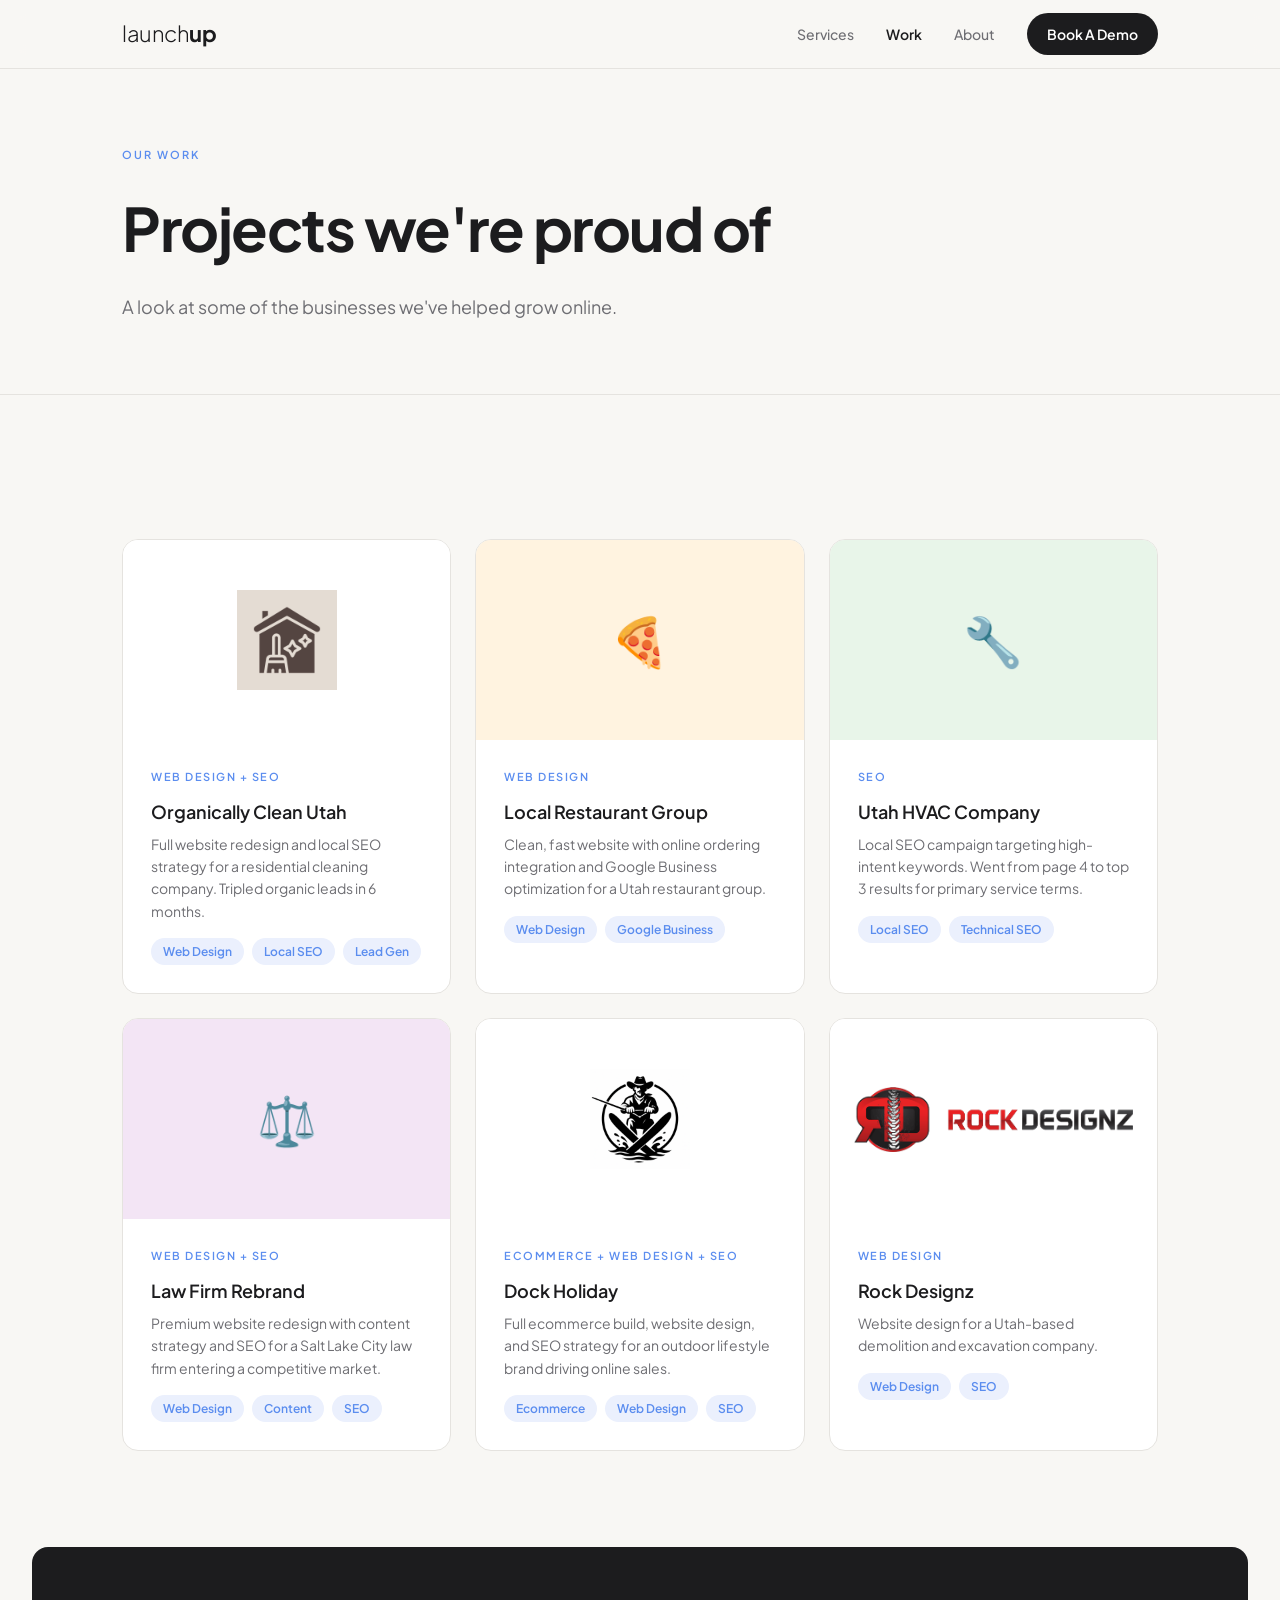
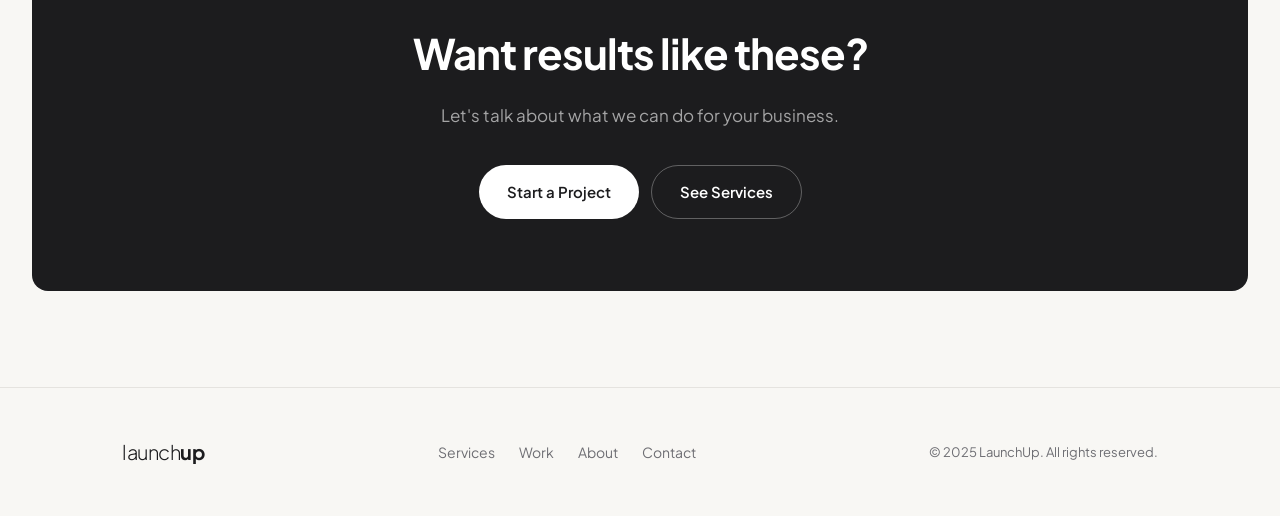
<file: work.html>
<!DOCTYPE html>
<html lang="en">
<head>
  <meta charset="UTF-8"/>
  <meta name="viewport" content="width=device-width, initial-scale=1.0"/>
  <title>Our Work — LaunchUp</title>
  <meta name="description" content="See web design and SEO projects by LaunchUp — a Utah-based agency helping small businesses grow online."/>  <link rel="icon" type="image/x-icon" href="favicon.ico"/>
  <link rel="icon" type="image/png" sizes="512x512" href="favicon-512.png"/>
  <link rel="icon" type="image/png" sizes="192x192" href="favicon-192.png"/>
  <link rel="apple-touch-icon" href="apple-touch-icon.png"/>
  <link href="https://fonts.googleapis.com/css2?family=Plus+Jakarta+Sans:wght@300;400;500;600;700&display=swap" rel="stylesheet"/>
  <link rel="stylesheet" href="css/styles.css"/>
</head>
<body>

  <nav>
    <div class="nav-inner">
      <a href="index.html" class="nav-logo">launch<span>up</span></a>
      <div class="nav-links">
        <a href="services.html">Services</a>
        <a href="work.html">Work</a>
        <a href="about.html">About</a>
        <a href="https://calendar.app.google/5xGWhsXPHwpKxLdu9" target="_blank" rel="noopener" class="nav-cta">Book A Demo</a>
      </div>
      <div class="nav-mobile-toggle"><span></span><span></span><span></span></div>
    </div>
  </nav>

  <!-- Page Hero -->
  <section class="page-hero">
    <div class="container">
      <div class="section-tag">Our Work</div>
      <h1>Projects we're proud of</h1>
      <p>A look at some of the businesses we've helped grow online.</p>
    </div>
  </section>

  <!-- Work Grid -->
  <section>
    <div class="container">
      <div class="work-grid">
        <div class="work-card">
          <div class="work-thumb" style="background: #ffffff; display:flex; align-items:center; justify-content:center; padding: 24px;">
            <img src="organically-clean-logo.png" alt="Organically Clean Utah logo" style="max-width:100%; max-height:100px; object-fit:contain;"/>
          </div>
          <div class="work-body">
            <div class="card-tag">Web Design + SEO</div>
            <h3>Organically Clean Utah</h3>
            <p>Full website redesign and local SEO strategy for a residential cleaning company. Tripled organic leads in 6 months.</p>
            <div class="work-tags">
              <span class="work-tag">Web Design</span>
              <span class="work-tag">Local SEO</span>
              <span class="work-tag">Lead Gen</span>
            </div>
          </div>
        </div>
        <div class="work-card">
          <div class="work-thumb" style="background: #FFF3E0;">🍕</div>
          <div class="work-body">
            <div class="card-tag">Web Design</div>
            <h3>Local Restaurant Group</h3>
            <p>Clean, fast website with online ordering integration and Google Business optimization for a Utah restaurant group.</p>
            <div class="work-tags">
              <span class="work-tag">Web Design</span>
              <span class="work-tag">Google Business</span>
            </div>
          </div>
        </div>
        <div class="work-card">
          <div class="work-thumb" style="background: #E8F5E9;">🔧</div>
          <div class="work-body">
            <div class="card-tag">SEO</div>
            <h3>Utah HVAC Company</h3>
            <p>Local SEO campaign targeting high-intent keywords. Went from page 4 to top 3 results for primary service terms.</p>
            <div class="work-tags">
              <span class="work-tag">Local SEO</span>
              <span class="work-tag">Technical SEO</span>
            </div>
          </div>
        </div>
        <div class="work-card">
          <div class="work-thumb" style="background: #F3E5F5;">⚖️</div>
          <div class="work-body">
            <div class="card-tag">Web Design + SEO</div>
            <h3>Law Firm Rebrand</h3>
            <p>Premium website redesign with content strategy and SEO for a Salt Lake City law firm entering a competitive market.</p>
            <div class="work-tags">
              <span class="work-tag">Web Design</span>
              <span class="work-tag">Content</span>
              <span class="work-tag">SEO</span>
            </div>
          </div>
        </div>
        <div class="work-card">
          <div class="work-thumb" style="background: #ffffff; display:flex; align-items:center; justify-content:center; padding: 24px;">
            <img src="dock-holiday-logo.png" alt="Dock Holiday logo" style="max-width:100%; max-height:100px; object-fit:contain;"/>
          </div>
          <div class="work-body">
            <div class="card-tag">Ecommerce + Web Design + SEO</div>
            <h3>Dock Holiday</h3>
            <p>Full ecommerce build, website design, and SEO strategy for an outdoor lifestyle brand driving online sales.</p>
            <div class="work-tags">
              <span class="work-tag">Ecommerce</span>
              <span class="work-tag">Web Design</span>
              <span class="work-tag">SEO</span>
            </div>
          </div>
        </div>
        <div class="work-card">
          <div class="work-thumb" style="background: #ffffff; display:flex; align-items:center; justify-content:center; padding: 24px;">
            <img src="rock-designz-logo.png" alt="Rock Designz logo" style="max-width:100%; max-height:100px; object-fit:contain;"/>
          </div>
          <div class="work-body">
            <div class="card-tag">Web Design</div>
            <h3>Rock Designz</h3>
            <p>Website design for a Utah-based demolition and excavation company.</p>
            <div class="work-tags">
              <span class="work-tag">Web Design</span>
              <span class="work-tag">SEO</span>
            </div>
          </div>
        </div>
      </div>
    </div>
  </section>

  <!-- CTA -->
  <section style="padding: 0 0 96px;">
    <div class="cta-banner">
      <h2>Want results like these?</h2>
      <p>Let's talk about what we can do for your business.</p>
      <div class="cta-actions">
        <a href="contact.html" class="btn btn-white">Start a Project</a>
        <a href="services.html" class="btn btn-ghost">See Services</a>
      </div>
    </div>
  </section>

  <footer>
    <div class="footer-inner">
      <div class="footer-logo">launch<span>up</span></div>
      <div class="footer-links">
        <a href="services.html">Services</a>
        <a href="work.html">Work</a>
        <a href="about.html">About</a>
        <a href="contact.html">Contact</a>
      </div>
      <div class="footer-copy">© 2025 LaunchUp. All rights reserved.</div>
    </div>
  </footer>

  <script src="js/main.js"></script>
</body>
</html>
</file>
<file: css/styles.css>
/* ─── Reset & Base ─── */
*, *::before, *::after { box-sizing: border-box; margin: 0; padding: 0; }

:root {
  --canvas:     #F8F7F4;
  --white:      #FFFFFF;
  --ink:        #1C1C1E;
  --mist:       #6E6E73;
  --border:     #E5E3DF;
  --sky:        #5B8DEF;
  --sky-light:  #EBF0FD;
  --font:       'Plus Jakarta Sans', sans-serif;
  --radius:     16px;
  --radius-sm:  8px;
  --max-width:  1100px;
}

html { scroll-behavior: smooth; }

body {
  font-family: var(--font);
  background: var(--canvas);
  color: var(--ink);
  line-height: 1.6;
  -webkit-font-smoothing: antialiased;
}

img { display: block; max-width: 100%; }
a { color: inherit; text-decoration: none; }

/* ─── Layout ─── */
.container { max-width: var(--max-width); margin: 0 auto; padding: 0 32px; }
section { padding: 96px 0; }

/* ─── Nav ─── */
nav {
  position: fixed;
  top: 0; left: 0; right: 0;
  z-index: 100;
  background: rgba(248, 247, 244, 0.85);
  backdrop-filter: blur(12px);
  border-bottom: 1px solid var(--border);
}
.nav-inner {
  max-width: var(--max-width);
  margin: 0 auto;
  padding: 0 32px;
  height: 68px;
  display: flex;
  align-items: center;
  justify-content: space-between;
}
.nav-logo {
  font-size: 22px;
  font-weight: 300;
  letter-spacing: -0.5px;
}
.nav-logo span { font-weight: 700; }
.nav-links { display: flex; align-items: center; gap: 32px; }
.nav-links a {
  font-size: 14px;
  font-weight: 500;
  color: var(--mist);
  transition: color 0.2s;
}
.nav-links a:hover { color: var(--ink); }
.nav-cta {
  background: var(--ink);
  color: var(--white) !important;
  padding: 10px 20px;
  border-radius: 100px;
  font-weight: 600 !important;
  transition: opacity 0.2s !important;
}
.nav-cta:hover { opacity: 0.8; }
.nav-mobile-toggle { display: none; flex-direction: column; gap: 5px; cursor: pointer; }
.nav-mobile-toggle span { width: 24px; height: 2px; background: var(--ink); border-radius: 2px; transition: 0.3s; }

/* ─── Buttons ─── */
.btn {
  display: inline-flex;
  align-items: center;
  gap: 8px;
  padding: 14px 28px;
  border-radius: 100px;
  font-family: var(--font);
  font-size: 15px;
  font-weight: 600;
  cursor: pointer;
  transition: all 0.2s;
  border: none;
}
.btn-primary { background: var(--ink); color: var(--white); }
.btn-primary:hover { opacity: 0.85; transform: translateY(-1px); }
.btn-outline { background: transparent; color: var(--ink); border: 1.5px solid var(--border); }
.btn-outline:hover { border-color: var(--ink); transform: translateY(-1px); }
.btn-sky { background: var(--sky); color: var(--white); }
.btn-sky:hover { opacity: 0.85; transform: translateY(-1px); }

/* ─── Hero ─── */
.hero {
  padding: 160px 0 96px;
  text-align: center;
}
.hero-label {
  display: inline-flex;
  align-items: center;
  gap: 8px;
  font-size: 13px;
  font-weight: 600;
  letter-spacing: 1.5px;
  text-transform: uppercase;
  color: var(--sky);
  background: var(--sky-light);
  padding: 6px 16px;
  border-radius: 100px;
  margin-bottom: 32px;
}
.hero h1 {
  font-size: clamp(42px, 6vw, 72px);
  font-weight: 700;
  letter-spacing: -2px;
  line-height: 1.05;
  margin-bottom: 24px;
  max-width: 800px;
  margin-left: auto;
  margin-right: auto;
}
.hero h1 em { font-style: normal; color: var(--sky); }
.hero p {
  font-size: 18px;
  color: var(--mist);
  max-width: 520px;
  margin: 0 auto 40px;
  line-height: 1.7;
}
.hero-actions { display: flex; gap: 12px; justify-content: center; flex-wrap: wrap; }
.hero-proof {
  margin-top: 64px;
  padding-top: 64px;
  border-top: 1px solid var(--border);
  display: flex;
  justify-content: center;
  gap: 48px;
  flex-wrap: wrap;
}
.proof-item { text-align: center; }
.proof-number { font-size: 32px; font-weight: 700; letter-spacing: -1px; }
.proof-label { font-size: 13px; color: var(--mist); margin-top: 4px; }

/* ─── Section Headers ─── */
.section-tag {
  display: inline-block;
  font-size: 11px;
  font-weight: 600;
  letter-spacing: 2px;
  text-transform: uppercase;
  color: var(--sky);
  margin-bottom: 16px;
}
.section-title {
  font-size: clamp(28px, 4vw, 42px);
  font-weight: 700;
  letter-spacing: -1px;
  line-height: 1.15;
  margin-bottom: 16px;
}
.section-desc {
  font-size: 17px;
  color: var(--mist);
  max-width: 520px;
  line-height: 1.7;
}

/* ─── Services Cards ─── */
.services-grid {
  display: grid;
  grid-template-columns: repeat(auto-fit, minmax(300px, 1fr));
  gap: 20px;
  margin-top: 56px;
}
.service-card {
  background: var(--white);
  border: 1px solid var(--border);
  border-radius: var(--radius);
  padding: 36px;
  transition: transform 0.2s, box-shadow 0.2s;
}
.service-card:hover {
  transform: translateY(-4px);
  box-shadow: 0 16px 40px rgba(0,0,0,0.06);
}
.service-icon {
  width: 48px; height: 48px;
  background: var(--sky-light);
  border-radius: var(--radius-sm);
  display: flex; align-items: center; justify-content: center;
  margin-bottom: 24px;
  font-size: 22px;
}
.service-card h3 { font-size: 20px; font-weight: 600; margin-bottom: 12px; letter-spacing: -0.3px; }
.service-card p { font-size: 15px; color: var(--mist); line-height: 1.7; margin-bottom: 24px; }
.service-features { list-style: none; }
.service-features li {
  font-size: 14px;
  color: var(--mist);
  padding: 6px 0;
  border-bottom: 1px solid var(--border);
  display: flex;
  align-items: center;
  gap: 8px;
}
.service-features li:last-child { border-bottom: none; }
.service-features li::before { content: "✓"; color: var(--sky); font-weight: 700; font-size: 13px; }

/* ─── Why Us ─── */
.why-grid {
  display: grid;
  grid-template-columns: 1fr 1fr;
  gap: 64px;
  align-items: center;
}
.why-list { margin-top: 40px; display: flex; flex-direction: column; gap: 24px; }
.why-item { display: flex; gap: 16px; }
.why-number {
  width: 32px; height: 32px;
  background: var(--sky-light);
  color: var(--sky);
  border-radius: 50%;
  display: flex; align-items: center; justify-content: center;
  font-size: 13px; font-weight: 700;
  flex-shrink: 0;
}
.why-item h4 { font-size: 16px; font-weight: 600; margin-bottom: 4px; }
.why-item p { font-size: 14px; color: var(--mist); line-height: 1.6; }
.why-visual {
  background: var(--white);
  border: 1px solid var(--border);
  border-radius: var(--radius);
  padding: 40px;
  display: flex;
  flex-direction: column;
  gap: 16px;
}
.why-stat { padding: 20px 24px; background: var(--canvas); border-radius: var(--radius-sm); }
.why-stat-number { font-size: 36px; font-weight: 700; letter-spacing: -1px; color: var(--ink); }
.why-stat-label { font-size: 13px; color: var(--mist); margin-top: 4px; }
.why-stat-bar { height: 4px; background: var(--border); border-radius: 2px; margin-top: 12px; }
.why-stat-fill { height: 100%; background: var(--sky); border-radius: 2px; }

/* ─── CTA Banner ─── */
.cta-banner {
  background: var(--ink);
  border-radius: var(--radius);
  padding: 72px 64px;
  text-align: center;
  margin: 0 32px;
}
.cta-banner h2 { font-size: clamp(28px, 4vw, 42px); font-weight: 700; letter-spacing: -1px; color: var(--white); margin-bottom: 16px; }
.cta-banner p { font-size: 17px; color: rgba(255,255,255,0.6); margin-bottom: 36px; max-width: 480px; margin-left: auto; margin-right: auto; }
.cta-actions { display: flex; gap: 12px; justify-content: center; flex-wrap: wrap; }
.btn-white { background: var(--white); color: var(--ink); }
.btn-white:hover { opacity: 0.9; transform: translateY(-1px); }
.btn-ghost { background: transparent; color: var(--white); border: 1.5px solid rgba(255,255,255,0.3); }
.btn-ghost:hover { border-color: var(--white); transform: translateY(-1px); }

/* ─── Footer ─── */
footer {
  border-top: 1px solid var(--border);
  padding: 48px 0;
}
.footer-inner {
  max-width: var(--max-width);
  margin: 0 auto;
  padding: 0 32px;
  display: flex;
  justify-content: space-between;
  align-items: center;
  flex-wrap: wrap;
  gap: 16px;
}
.footer-logo { font-size: 20px; font-weight: 300; letter-spacing: -0.5px; }
.footer-logo span { font-weight: 700; }
.footer-links { display: flex; gap: 24px; }
.footer-links a { font-size: 14px; color: var(--mist); transition: color 0.2s; }
.footer-links a:hover { color: var(--ink); }
.footer-copy { font-size: 13px; color: var(--mist); }

/* ─── Page Hero (inner pages) ─── */
.page-hero {
  padding: 140px 0 72px;
  border-bottom: 1px solid var(--border);
}
.page-hero h1 { font-size: clamp(36px, 5vw, 60px); font-weight: 700; letter-spacing: -1.5px; margin-bottom: 16px; }
.page-hero p { font-size: 18px; color: var(--mist); max-width: 520px; line-height: 1.7; }

/* ─── Cards ─── */
.card {
  background: var(--white);
  border: 1px solid var(--border);
  border-radius: var(--radius);
  overflow: hidden;
  transition: transform 0.2s, box-shadow 0.2s;
}
.card:hover { transform: translateY(-4px); box-shadow: 0 16px 40px rgba(0,0,0,0.06); }
.card-body { padding: 28px; }
.card-tag {
  font-size: 11px;
  font-weight: 600;
  letter-spacing: 1.5px;
  text-transform: uppercase;
  color: var(--sky);
  margin-bottom: 12px;
}
.card h3 { font-size: 20px; font-weight: 600; letter-spacing: -0.3px; margin-bottom: 8px; }
.card p { font-size: 14px; color: var(--mist); line-height: 1.6; }

/* ─── Contact Form ─── */
.contact-grid { display: grid; grid-template-columns: 1fr 1fr; gap: 64px; align-items: start; }
.form-group { margin-bottom: 20px; }
.form-group label { display: block; font-size: 13px; font-weight: 600; margin-bottom: 8px; }
.form-group input,
.form-group textarea,
.form-group select {
  width: 100%;
  padding: 14px 16px;
  background: var(--white);
  border: 1.5px solid var(--border);
  border-radius: var(--radius-sm);
  font-family: var(--font);
  font-size: 15px;
  color: var(--ink);
  transition: border-color 0.2s;
  outline: none;
  appearance: none;
}
.form-group input:focus,
.form-group textarea:focus,
.form-group select:focus { border-color: var(--sky); }
.form-group textarea { resize: vertical; min-height: 140px; }
.contact-info { display: flex; flex-direction: column; gap: 24px; }
.contact-info-item { display: flex; gap: 16px; align-items: flex-start; }
.contact-info-icon {
  width: 44px; height: 44px;
  background: var(--sky-light);
  border-radius: var(--radius-sm);
  display: flex; align-items: center; justify-content: center;
  font-size: 18px;
  flex-shrink: 0;
}
.contact-info-item h4 { font-size: 14px; font-weight: 600; margin-bottom: 4px; }
.contact-info-item p { font-size: 14px; color: var(--mist); }
.meet-embed {
  background: var(--white);
  border: 1px solid var(--border);
  border-radius: var(--radius);
  padding: 32px;
  margin-top: 32px;
  text-align: center;
}
.meet-embed h3 { font-size: 18px; font-weight: 600; margin-bottom: 8px; }
.meet-embed p { font-size: 14px; color: var(--mist); margin-bottom: 20px; }

/* ─── About ─── */
.team-grid { display: grid; grid-template-columns: repeat(auto-fit, minmax(260px, 1fr)); gap: 24px; margin-top: 48px; }
.team-card {
  background: var(--white);
  border: 1px solid var(--border);
  border-radius: var(--radius);
  padding: 32px;
  text-align: center;
}
.team-avatar {
  width: 80px; height: 80px;
  background: var(--sky-light);
  border-radius: 50%;
  margin: 0 auto 20px;
  display: flex; align-items: center; justify-content: center;
  font-size: 32px;
}
.team-card h3 { font-size: 18px; font-weight: 600; margin-bottom: 4px; }
.team-card p { font-size: 14px; color: var(--mist); }
.values-grid { display: grid; grid-template-columns: repeat(auto-fit, minmax(220px, 1fr)); gap: 20px; margin-top: 48px; }
.value-card {
  background: var(--white);
  border: 1px solid var(--border);
  border-radius: var(--radius);
  padding: 28px;
}
.value-icon { font-size: 28px; margin-bottom: 16px; }
.value-card h4 { font-size: 16px; font-weight: 600; margin-bottom: 8px; }
.value-card p { font-size: 14px; color: var(--mist); line-height: 1.6; }

/* ─── Work / Portfolio ─── */
.work-grid { display: grid; grid-template-columns: repeat(auto-fit, minmax(320px, 1fr)); gap: 24px; margin-top: 48px; }
.work-card {
  background: var(--white);
  border: 1px solid var(--border);
  border-radius: var(--radius);
  overflow: hidden;
  transition: transform 0.2s, box-shadow 0.2s;
}
.work-card:hover { transform: translateY(-4px); box-shadow: 0 16px 40px rgba(0,0,0,0.06); }
.work-thumb {
  height: 200px;
  display: flex; align-items: center; justify-content: center;
  font-size: 48px;
}
.work-body { padding: 28px; }
.work-body h3 { font-size: 18px; font-weight: 600; margin-bottom: 6px; }
.work-body p { font-size: 14px; color: var(--mist); margin-bottom: 16px; line-height: 1.6; }
.work-tags { display: flex; gap: 8px; flex-wrap: wrap; }
.work-tag {
  font-size: 12px;
  font-weight: 600;
  background: var(--sky-light);
  color: var(--sky);
  padding: 4px 12px;
  border-radius: 100px;
}

/* ─── Responsive ─── */
@media (max-width: 768px) {
  .container { padding: 0 20px; }
  section { padding: 64px 0; }
  .nav-links { display: none; }
  .nav-mobile-toggle { display: flex; }
  .why-grid { grid-template-columns: 1fr; }
  .contact-grid { grid-template-columns: 1fr; }
  .cta-banner { padding: 48px 24px; margin: 0 20px; }
  .footer-inner { flex-direction: column; text-align: center; }
  .hero { padding: 120px 0 64px; }
  .hero-proof { gap: 32px; }
}
</file>
